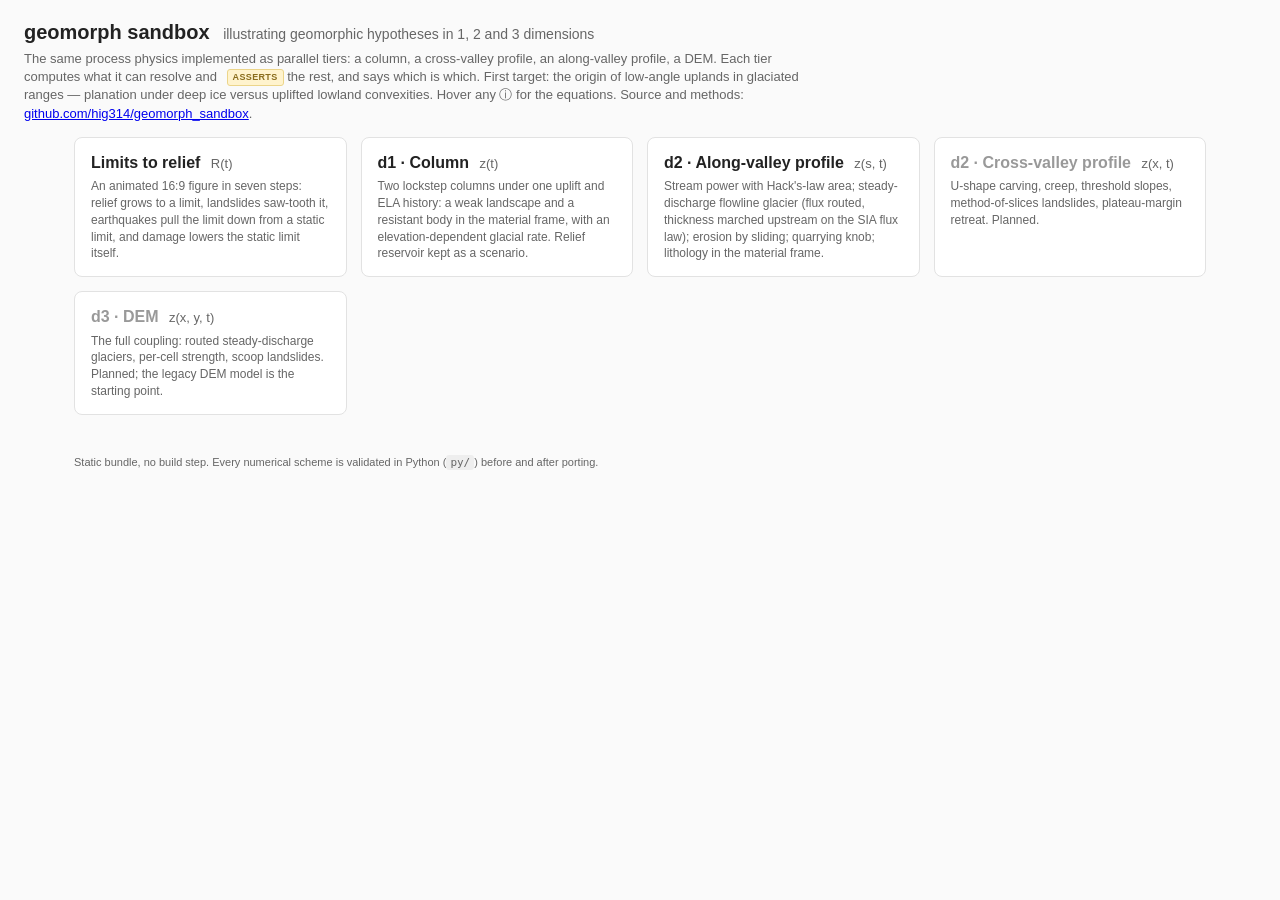
<file: index.html>
<!DOCTYPE html>
<html lang="en">
<head>
  <meta charset="utf-8" />
  <meta name="viewport" content="width=device-width, initial-scale=1" />
  <title>geomorph sandbox</title>
  <link rel="stylesheet" href="ui/styles.css" />
  <style>
    .tiers-list { max-width: 1180px; margin: 0 auto; padding: 8px 24px 40px; display: grid; gap: 14px; grid-template-columns: repeat(auto-fit, minmax(260px, 1fr)); }
    .tier-card { background: var(--panel-bg); border: 1px solid var(--line); border-radius: 8px; padding: 14px 16px; text-decoration: none; color: var(--ink); }
    .tier-card:hover { border-color: var(--accent); }
    .tier-card.todo { color: #999; pointer-events: none; }
    .tier-card h2 { margin: 0 0 4px; font-size: 16px; }
    .tier-card .coord { color: var(--muted); font-weight: 400; font-size: 13px; margin-left: 6px; }
    .tier-card p { margin: 0; font-size: 12px; color: var(--muted); }
  </style>
</head>
<body>
  <header>
    <h1>geomorph sandbox <span class="tier">illustrating geomorphic hypotheses in 1, 2 and 3 dimensions</span></h1>
    <p>
      The same process physics implemented as parallel tiers: a column, a cross-valley profile,
      an along-valley profile, a DEM. Each tier computes what it can resolve and
      <span class="badge asserted">asserts</span> the rest, and says which is which. First target:
      the origin of low-angle uplands in glaciated ranges — planation under deep ice versus
      uplifted lowland convexities. Hover any ⓘ for the equations.
      Source and methods: <a href="https://github.com/hig314/geomorph_sandbox">github.com/hig314/geomorph_sandbox</a>.
    </p>
  </header>
  <div class="tiers-list">
    <a class="tier-card" href="relief_limit/index.html">
      <h2>Limits to relief <span class="coord">R(t)</span></h2>
      <p>An animated 16:9 figure in seven steps: relief grows to a limit, landslides saw-tooth it, earthquakes pull the limit down from a static limit, and damage lowers the static limit itself.</p>
    </a>
    <a class="tier-card" href="d1/index.html">
      <h2>d1 · Column <span class="coord">z(t)</span></h2>
      <p>Two lockstep columns under one uplift and ELA history: a weak landscape and a resistant body in the material frame, with an elevation-dependent glacial rate. Relief reservoir kept as a scenario.</p>
    </a>
    <a class="tier-card" href="d2_along/index.html">
      <h2>d2 · Along-valley profile <span class="coord">z(s, t)</span></h2>
      <p>Stream power with Hack's-law area; steady-discharge flowline glacier (flux routed, thickness marched upstream on the SIA flux law); erosion by sliding; quarrying knob; lithology in the material frame.</p>
    </a>
    <a class="tier-card todo" href="d2_across/index.html">
      <h2>d2 · Cross-valley profile <span class="coord">z(x, t)</span></h2>
      <p>U-shape carving, creep, threshold slopes, method-of-slices landslides, plateau-margin retreat. Planned.</p>
    </a>
    <a class="tier-card todo" href="d3/index.html">
      <h2>d3 · DEM <span class="coord">z(x, y, t)</span></h2>
      <p>The full coupling: routed steady-discharge glaciers, per-cell strength, scoop landslides. Planned; the legacy DEM model is the starting point.</p>
    </a>
  </div>
  <footer>Static bundle, no build step. Every numerical scheme is validated in Python (<code>py/</code>) before and after porting.</footer>
</body>
</html>
</file>
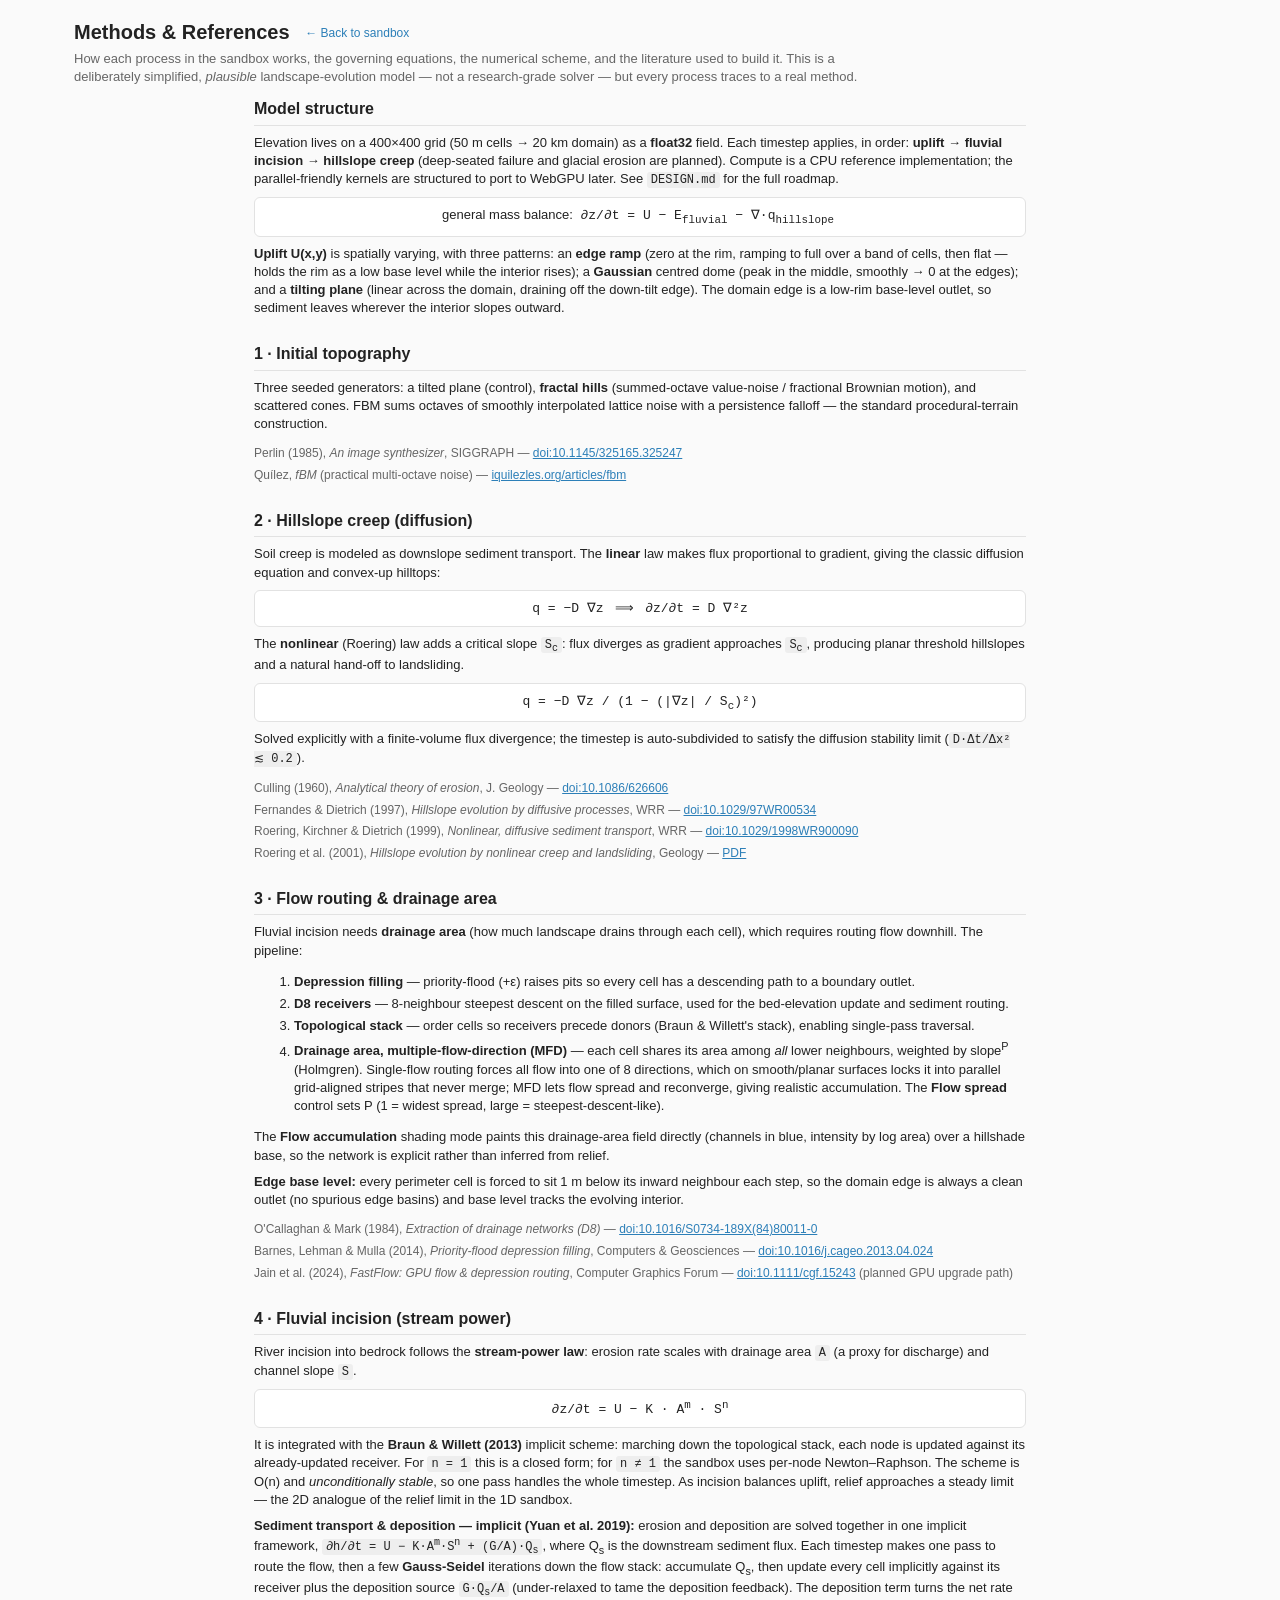
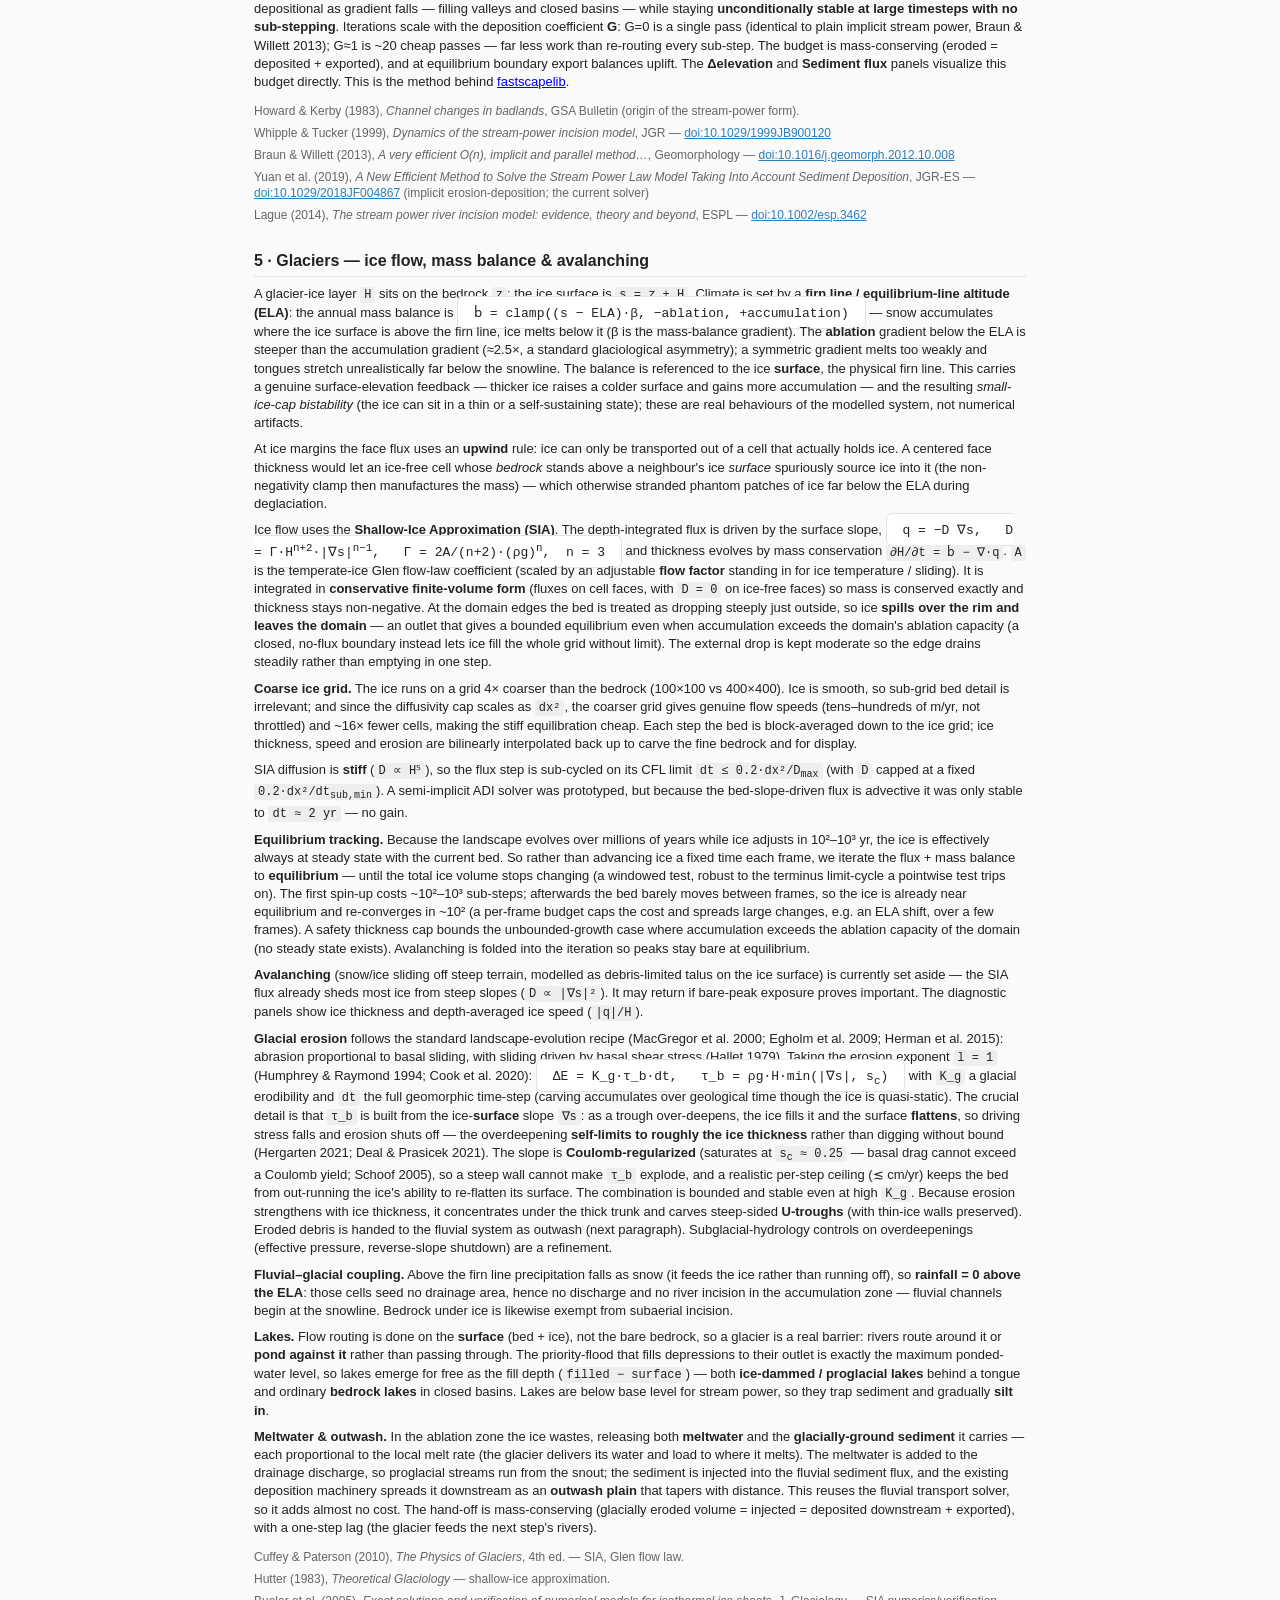
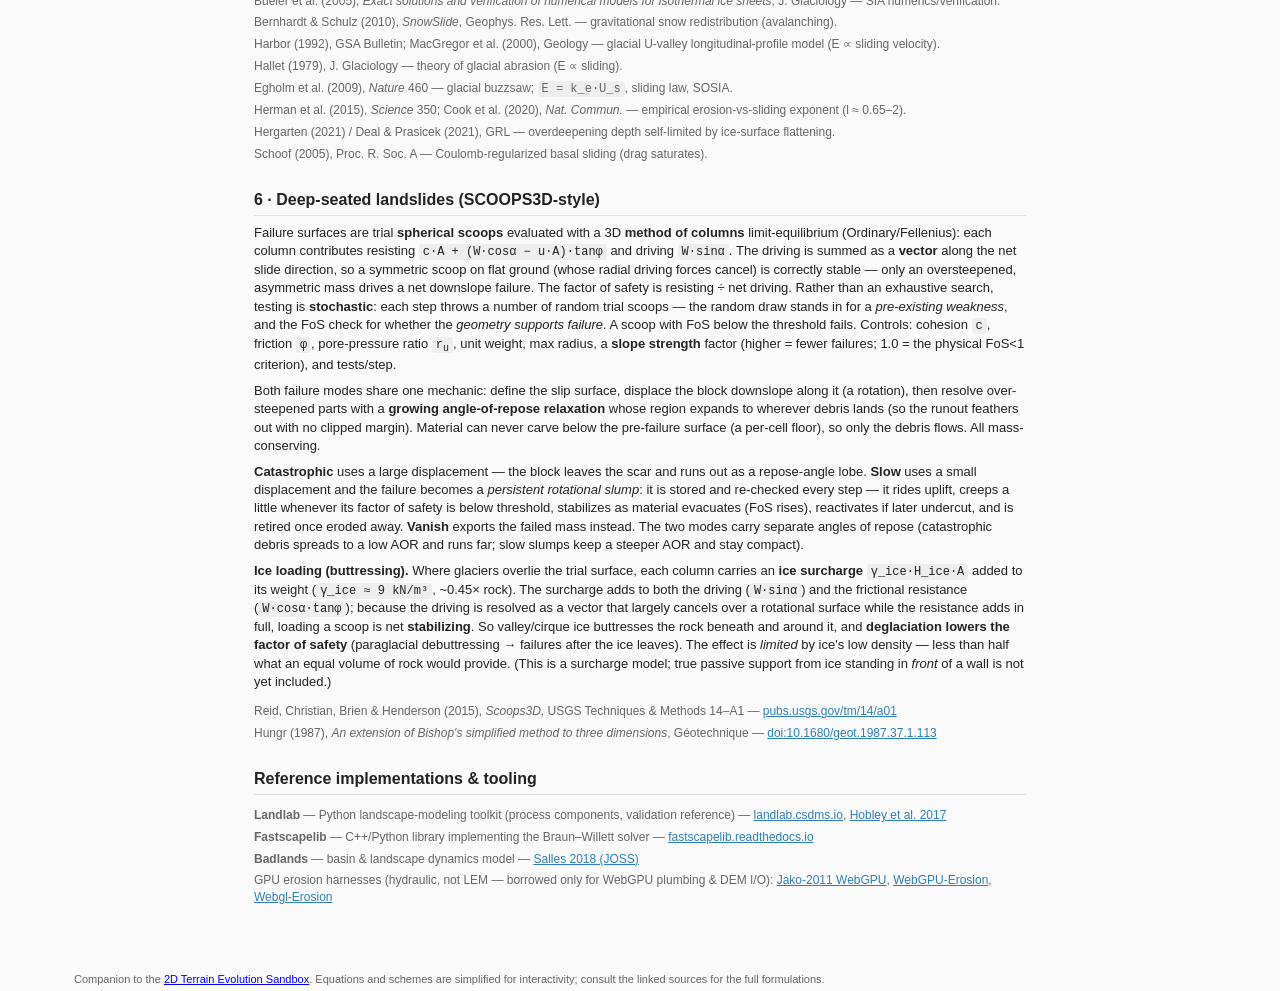
<file: legacy/terrain_sandbox/methods.html>
<!DOCTYPE html>
<html lang="en">
<head>
  <meta charset="utf-8" />
  <meta name="viewport" content="width=device-width, initial-scale=1" />
  <title>Methods &amp; References — 2D Terrain Evolution Sandbox</title>
  <link rel="stylesheet" href="styles.css" />
</head>
<body>
  <header>
    <h1>Methods &amp; References <a class="navlink" href="index.html">← Back to sandbox</a></h1>
    <p>
      How each process in the sandbox works, the governing equations, the
      numerical scheme, and the literature used to build it. This is a
      deliberately simplified, <i>plausible</i> landscape-evolution model — not a
      research-grade solver — but every process traces to a real method.
    </p>
  </header>

  <main class="methods">
    <section>
      <h2>Model structure</h2>
      <p>
        Elevation lives on a 400×400 grid (50 m cells → 20 km domain) as a
        <b>float32</b> field. Each timestep applies, in order:
        <b>uplift → fluvial incision → hillslope creep</b> (deep-seated failure
        and glacial erosion are planned). Compute is a CPU reference
        implementation; the parallel-friendly kernels are structured to port to
        WebGPU later. See <code>DESIGN.md</code> for the full roadmap.
      </p>
      <p class="eq">general mass balance: <code>∂z/∂t = U − E<sub>fluvial</sub> − ∇·q<sub>hillslope</sub></code></p>
      <p>
        <b>Uplift U(x,y)</b> is spatially varying, with three patterns: an
        <b>edge ramp</b> (zero at the rim, ramping to full over a band of cells,
        then flat — holds the rim as a low base level while the interior rises);
        a <b>Gaussian</b> centred dome (peak in the middle, smoothly → 0 at the
        edges); and a <b>tilting plane</b> (linear across the domain, draining off
        the down-tilt edge). The domain edge is a low-rim base-level outlet, so
        sediment leaves wherever the interior slopes outward.
      </p>
    </section>

    <section>
      <h2>1 · Initial topography</h2>
      <p>
        Three seeded generators: a tilted plane (control), <b>fractal hills</b>
        (summed-octave value-noise / fractional Brownian motion), and scattered
        cones. FBM sums octaves of smoothly interpolated lattice noise with a
        persistence falloff — the standard procedural-terrain construction.
      </p>
      <ul class="refs">
        <li>Perlin (1985), <i>An image synthesizer</i>, SIGGRAPH —
          <a href="https://doi.org/10.1145/325165.325247">doi:10.1145/325165.325247</a></li>
        <li>Quílez, <i>fBM</i> (practical multi-octave noise) —
          <a href="https://iquilezles.org/articles/fbm/">iquilezles.org/articles/fbm</a></li>
      </ul>
    </section>

    <section>
      <h2>2 · Hillslope creep (diffusion)</h2>
      <p>
        Soil creep is modeled as downslope sediment transport. The
        <b>linear</b> law makes flux proportional to gradient, giving the classic
        diffusion equation and convex-up hilltops:
      </p>
      <p class="eq"><code>q = −D ∇z</code> &nbsp;⟹&nbsp; <code>∂z/∂t = D ∇²z</code></p>
      <p>
        The <b>nonlinear</b> (Roering) law adds a critical slope <code>S<sub>c</sub></code>:
        flux diverges as gradient approaches <code>S<sub>c</sub></code>, producing
        planar threshold hillslopes and a natural hand-off to landsliding.
      </p>
      <p class="eq"><code>q = −D ∇z / (1 − (|∇z| / S<sub>c</sub>)²)</code></p>
      <p>
        Solved explicitly with a finite-volume flux divergence; the timestep is
        auto-subdivided to satisfy the diffusion stability limit
        (<code>D·Δt/Δx² ≲ 0.2</code>).
      </p>
      <ul class="refs">
        <li>Culling (1960), <i>Analytical theory of erosion</i>, J. Geology —
          <a href="https://doi.org/10.1086/626606">doi:10.1086/626606</a></li>
        <li>Fernandes &amp; Dietrich (1997), <i>Hillslope evolution by diffusive processes</i>, WRR —
          <a href="https://doi.org/10.1029/97WR00534">doi:10.1029/97WR00534</a></li>
        <li>Roering, Kirchner &amp; Dietrich (1999), <i>Nonlinear, diffusive sediment transport</i>, WRR —
          <a href="https://doi.org/10.1029/1998WR900090">doi:10.1029/1998WR900090</a></li>
        <li>Roering et al. (2001), <i>Hillslope evolution by nonlinear creep and landsliding</i>, Geology —
          <a href="https://www.sfu.ca/~jvenditt/geog213/readings/Roering_2001Geology_hillslope_evolution.pdf">PDF</a></li>
      </ul>
    </section>

    <section>
      <h2>3 · Flow routing &amp; drainage area</h2>
      <p>
        Fluvial incision needs <b>drainage area</b> (how much landscape drains
        through each cell), which requires routing flow downhill. The pipeline:
      </p>
      <ol>
        <li><b>Depression filling</b> — priority-flood (+ε) raises pits so every
          cell has a descending path to a boundary outlet.</li>
        <li><b>D8 receivers</b> — 8-neighbour steepest descent on the filled
          surface, used for the bed-elevation update and sediment routing.</li>
        <li><b>Topological stack</b> — order cells so receivers precede donors
          (Braun &amp; Willett's stack), enabling single-pass traversal.</li>
        <li><b>Drainage area, multiple-flow-direction (MFD)</b> — each cell shares
          its area among <i>all</i> lower neighbours, weighted by slope<sup>P</sup>
          (Holmgren). Single-flow routing forces all flow into one of 8 directions,
          which on smooth/planar surfaces locks it into parallel grid-aligned
          stripes that never merge; MFD lets flow spread and reconverge, giving
          realistic accumulation. The <b>Flow spread</b> control sets P (1 = widest
          spread, large = steepest-descent-like).</li>
      </ol>
      <p>
        The <b>Flow accumulation</b> shading mode paints this drainage-area field
        directly (channels in blue, intensity by log area) over a hillshade base,
        so the network is explicit rather than inferred from relief.
      </p>
      <p>
        <b>Edge base level:</b> every perimeter cell is forced to sit 1 m below
        its inward neighbour each step, so the domain edge is always a clean
        outlet (no spurious edge basins) and base level tracks the evolving
        interior.
      </p>
      <ul class="refs">
        <li>O'Callaghan &amp; Mark (1984), <i>Extraction of drainage networks (D8)</i> —
          <a href="https://doi.org/10.1016/S0734-189X(84)80011-0">doi:10.1016/S0734-189X(84)80011-0</a></li>
        <li>Barnes, Lehman &amp; Mulla (2014), <i>Priority-flood depression filling</i>, Computers &amp; Geosciences —
          <a href="https://doi.org/10.1016/j.cageo.2013.04.024">doi:10.1016/j.cageo.2013.04.024</a></li>
        <li>Jain et al. (2024), <i>FastFlow: GPU flow &amp; depression routing</i>, Computer Graphics Forum —
          <a href="https://doi.org/10.1111/cgf.15243">doi:10.1111/cgf.15243</a> (planned GPU upgrade path)</li>
      </ul>
    </section>

    <section>
      <h2>4 · Fluvial incision (stream power)</h2>
      <p>
        River incision into bedrock follows the <b>stream-power law</b>: erosion
        rate scales with drainage area <code>A</code> (a proxy for discharge) and
        channel slope <code>S</code>.
      </p>
      <p class="eq"><code>∂z/∂t = U − K · A<sup>m</sup> · S<sup>n</sup></code></p>
      <p>
        It is integrated with the <b>Braun &amp; Willett (2013)</b> implicit scheme:
        marching down the topological stack, each node is updated against its
        already-updated receiver. For <code>n = 1</code> this is a closed form;
        for <code>n ≠ 1</code> the sandbox uses per-node Newton–Raphson. The
        scheme is O(n) and <i>unconditionally stable</i>, so one pass handles the
        whole timestep. As incision balances uplift, relief approaches a steady
        limit — the 2D analogue of the relief limit in the 1D sandbox.
      </p>
      <p>
        <b>Sediment transport &amp; deposition — implicit (Yuan et al. 2019):</b>
        erosion and deposition are solved together in one implicit framework,
        <code>∂h/∂t = U − K·A<sup>m</sup>·S<sup>n</sup> + (G/A)·Q<sub>s</sub></code>,
        where Q<sub>s</sub> is the downstream sediment flux. Each timestep makes one
        pass to route the flow, then a few <b>Gauss-Seidel</b> iterations down the
        flow stack: accumulate Q<sub>s</sub>, then update every cell implicitly
        against its receiver plus the deposition source <code>G·Q<sub>s</sub>/A</code>
        (under-relaxed to tame the deposition feedback). The deposition term turns
        the net rate depositional as gradient falls — filling valleys and closed
        basins — while staying <b>unconditionally stable at large timesteps with no
        sub-stepping</b>. Iterations scale with the deposition coefficient
        <b>G</b>: G=0 is a single pass (identical to plain implicit stream power,
        Braun &amp; Willett 2013); G≈1 is ~20 cheap passes — far less work than
        re-routing every sub-step. The budget is mass-conserving (eroded =
        deposited + exported), and at equilibrium boundary export balances uplift.
        The <b>Δelevation</b> and <b>Sediment flux</b> panels visualize this budget
        directly. This is the method behind <a href="https://fastscape.org/">fastscapelib</a>.
      </p>
      <ul class="refs">
        <li>Howard &amp; Kerby (1983), <i>Channel changes in badlands</i>, GSA Bulletin (origin of the stream-power form).</li>
        <li>Whipple &amp; Tucker (1999), <i>Dynamics of the stream-power incision model</i>, JGR —
          <a href="https://doi.org/10.1029/1999JB900120">doi:10.1029/1999JB900120</a></li>
        <li>Braun &amp; Willett (2013), <i>A very efficient O(n), implicit and parallel method…</i>, Geomorphology —
          <a href="https://doi.org/10.1016/j.geomorph.2012.10.008">doi:10.1016/j.geomorph.2012.10.008</a></li>
        <li>Yuan et al. (2019), <i>A New Efficient Method to Solve the Stream Power Law Model Taking Into Account Sediment Deposition</i>, JGR-ES —
          <a href="https://doi.org/10.1029/2018JF004867">doi:10.1029/2018JF004867</a> (implicit erosion-deposition; the current solver)</li>
        <li>Lague (2014), <i>The stream power river incision model: evidence, theory and beyond</i>, ESPL —
          <a href="https://doi.org/10.1002/esp.3462">doi:10.1002/esp.3462</a></li>
      </ul>
    </section>

    <section>
      <h2>5 · Glaciers — ice flow, mass balance &amp; avalanching</h2>
      <p>
        A glacier-ice layer <code>H</code> sits on the bedrock <code>z</code>; the ice
        surface is <code>s = z + H</code>. Climate is set by a <b>firn line /
        equilibrium-line altitude (ELA)</b>: the annual mass balance is
        <span class="eq"><code>ḃ = clamp((s − ELA)·β, −ablation, +accumulation)</code></span>
        — snow accumulates where the ice surface is above the firn line, ice melts
        below it (β is the mass-balance gradient). The <b>ablation</b> gradient below
        the ELA is steeper than the accumulation gradient (≈2.5×, a standard
        glaciological asymmetry); a symmetric gradient melts too weakly and tongues
        stretch unrealistically far below the snowline. The balance is referenced to
        the ice <b>surface</b>, the physical firn line. This carries a genuine
        surface-elevation feedback — thicker ice raises a colder surface and gains
        more accumulation — and the resulting <i>small-ice-cap bistability</i> (the
        ice can sit in a thin or a self-sustaining state); these are real behaviours
        of the modelled system, not numerical artifacts.
      </p>
      <p>
        At ice margins the face flux uses an <b>upwind</b> rule: ice can only be
        transported out of a cell that actually holds ice. A centered face thickness
        would let an ice-free cell whose <i>bedrock</i> stands above a neighbour's ice
        <i>surface</i> spuriously source ice into it (the non-negativity clamp then
        manufactures the mass) — which otherwise stranded phantom patches of ice far
        below the ELA during deglaciation.
      </p>
      <p>
        Ice flow uses the <b>Shallow-Ice Approximation (SIA)</b>. The
        depth-integrated flux is driven by the surface slope,
        <span class="eq"><code>q = −D ∇s,&nbsp;&nbsp; D = Γ·H<sup>n+2</sup>·|∇s|<sup>n−1</sup>,&nbsp;&nbsp; Γ = 2A/(n+2)·(ρg)<sup>n</sup>,&nbsp; n = 3</code></span>
        and thickness evolves by mass conservation
        <code>∂H/∂t = ḃ − ∇·q</code>. <code>A</code> is the temperate-ice Glen
        flow-law coefficient (scaled by an adjustable <b>flow factor</b> standing in
        for ice temperature / sliding). It is integrated in <b>conservative
        finite-volume form</b> (fluxes on cell faces, with <code>D = 0</code> on
        ice-free faces) so mass is conserved exactly and thickness stays
        non-negative. At the domain edges the bed is treated as dropping steeply
        just outside, so ice <b>spills over the rim and leaves the domain</b> — an
        outlet that gives a bounded equilibrium even when accumulation exceeds the
        domain's ablation capacity (a closed, no-flux boundary instead lets ice fill
        the whole grid without limit). The external drop is kept moderate so the
        edge drains steadily rather than emptying in one step.
      </p>
      <p>
        <b>Coarse ice grid.</b> The ice runs on a grid 4× coarser than the bedrock
        (100×100 vs 400×400). Ice is smooth, so sub-grid bed detail is irrelevant;
        and since the diffusivity cap scales as <code>dx²</code>, the coarser grid
        gives genuine flow speeds (tens–hundreds of m/yr, not throttled) and ~16×
        fewer cells, making the stiff equilibration cheap. Each step the bed is
        block-averaged down to the ice grid; ice thickness, speed and erosion are
        bilinearly interpolated back up to carve the fine bedrock and for display.
      </p>
      <p>
        SIA diffusion is <b>stiff</b> (<code>D ∝ H⁵</code>), so the flux step is
        sub-cycled on its CFL limit <code>dt ≤ 0.2·dx²/D<sub>max</sub></code> (with
        <code>D</code> capped at a fixed <code>0.2·dx²/dt<sub>sub,min</sub></code>).
        A semi-implicit ADI solver was prototyped, but because the bed-slope-driven
        flux is advective it was only stable to <code>dt ≈ 2&nbsp;yr</code> — no gain.
      </p>
      <p>
        <b>Equilibrium tracking.</b> Because the landscape evolves over millions of
        years while ice adjusts in 10²–10³ yr, the ice is effectively always at
        steady state with the current bed. So rather than advancing ice a fixed time
        each frame, we iterate the flux + mass balance to <b>equilibrium</b> — until
        the total ice volume stops changing (a windowed test, robust to the
        terminus limit-cycle a pointwise test trips on). The first spin-up costs
        ~10²–10³ sub-steps; afterwards the bed barely moves between frames, so the
        ice is already near equilibrium and re-converges in ~10² (a per-frame budget
        caps the cost and spreads large changes, e.g. an ELA shift, over a few
        frames). A safety thickness cap bounds the unbounded-growth case where
        accumulation exceeds the ablation capacity of the domain (no steady state
        exists). Avalanching is folded into the iteration so peaks stay bare at
        equilibrium.
      </p>
      <p>
        <b>Avalanching</b> (snow/ice sliding off steep terrain, modelled as
        debris-limited talus on the ice surface) is currently set aside — the SIA
        flux already sheds most ice from steep slopes (<code>D ∝ |∇s|²</code>). It
        may return if bare-peak exposure proves important. The diagnostic panels
        show ice thickness and depth-averaged ice speed (<code>|q|/H</code>).
      </p>
      <p>
        <b>Glacial erosion</b> follows the standard landscape-evolution recipe
        (MacGregor et al. 2000; Egholm et al. 2009; Herman et al. 2015): abrasion
        proportional to basal sliding, with sliding driven by basal shear stress
        (Hallet 1979). Taking the erosion exponent <code>l = 1</code> (Humphrey &amp;
        Raymond 1994; Cook et al. 2020):
        <span class="eq"><code>ΔE = K_g·τ_b·dt,&nbsp;&nbsp; τ_b = ρg·H·min(|∇s|, s<sub>c</sub>)</code></span>
        with <code>K_g</code> a glacial erodibility and <code>dt</code> the full
        geomorphic time-step (carving accumulates over geological time though the ice
        is quasi-static). The crucial detail is that <code>τ_b</code> is built from the
        ice-<b>surface</b> slope <code>∇s</code>: as a trough over-deepens, the ice
        fills it and the surface <b>flattens</b>, so driving stress falls and erosion
        shuts off — the overdeepening <b>self-limits to roughly the ice thickness</b>
        rather than digging without bound (Hergarten 2021; Deal &amp; Prasicek 2021).
        The slope is <b>Coulomb-regularized</b> (saturates at <code>s<sub>c</sub> ≈
        0.25</code> — basal drag cannot exceed a Coulomb yield; Schoof 2005), so a
        steep wall cannot make <code>τ_b</code> explode, and a realistic per-step
        ceiling (≲ cm/yr) keeps the bed from out-running the ice's ability to
        re-flatten its surface. The combination is bounded and stable even at high
        <code>K_g</code>. Because erosion strengthens with ice thickness, it
        concentrates under the thick trunk and carves steep-sided <b>U-troughs</b>
        (with thin-ice walls preserved). Eroded debris is handed to the fluvial
        system as outwash (next paragraph). Subglacial-hydrology controls on
        overdeepenings (effective pressure, reverse-slope shutdown) are a refinement.
      </p>
      <p>
        <b>Fluvial–glacial coupling.</b> Above the firn line precipitation falls as
        snow (it feeds the ice rather than running off), so <b>rainfall = 0 above the
        ELA</b>: those cells seed no drainage area, hence no discharge and no river
        incision in the accumulation zone — fluvial channels begin at the snowline.
        Bedrock under ice is likewise exempt from subaerial incision.
      </p>
      <p>
        <b>Lakes.</b> Flow routing is done on the <b>surface</b> (bed + ice), not the
        bare bedrock, so a glacier is a real barrier: rivers route around it or
        <b>pond against it</b> rather than passing through. The priority-flood that
        fills depressions to their outlet is exactly the maximum ponded-water level,
        so lakes emerge for free as the fill depth (<code>filled − surface</code>) —
        both <b>ice-dammed / proglacial lakes</b> behind a tongue and ordinary
        <b>bedrock lakes</b> in closed basins. Lakes are below base level for stream
        power, so they trap sediment and gradually <b>silt in</b>.
      </p>
      <p>
        <b>Meltwater &amp; outwash.</b> In the ablation zone the ice wastes, releasing
        both <b>meltwater</b> and the <b>glacially-ground sediment</b> it carries —
        each proportional to the local melt rate (the glacier delivers its water and
        load to where it melts). The meltwater is added to the drainage discharge, so
        proglacial streams run from the snout; the sediment is injected into the
        fluvial sediment flux, and the existing deposition machinery spreads it
        downstream as an <b>outwash plain</b> that tapers with distance. This reuses
        the fluvial transport solver, so it adds almost no cost. The hand-off is
        mass-conserving (glacially eroded volume = injected = deposited downstream +
        exported), with a one-step lag (the glacier feeds the next step's rivers).
      </p>
      <ul class="refs">
        <li>Cuffey &amp; Paterson (2010), <i>The Physics of Glaciers</i>, 4th ed. — SIA, Glen flow law.</li>
        <li>Hutter (1983), <i>Theoretical Glaciology</i> — shallow-ice approximation.</li>
        <li>Bueler et al. (2005), <i>Exact solutions and verification of numerical models for isothermal ice sheets</i>, J. Glaciology — SIA numerics/verification.</li>
        <li>Bernhardt &amp; Schulz (2010), <i>SnowSlide</i>, Geophys. Res. Lett. — gravitational snow redistribution (avalanching).</li>
        <li>Harbor (1992), GSA Bulletin; MacGregor et al. (2000), Geology — glacial U-valley longitudinal-profile model (E ∝ sliding velocity).</li>
        <li>Hallet (1979), J. Glaciology — theory of glacial abrasion (E ∝ sliding).</li>
        <li>Egholm et al. (2009), <i>Nature</i> 460 — glacial buzzsaw; <code>E = k_e·U_s</code>, sliding law, SOSIA.</li>
        <li>Herman et al. (2015), <i>Science</i> 350; Cook et al. (2020), <i>Nat. Commun.</i> — empirical erosion-vs-sliding exponent (l ≈ 0.65–2).</li>
        <li>Hergarten (2021) / Deal &amp; Prasicek (2021), GRL — overdeepening depth self-limited by ice-surface flattening.</li>
        <li>Schoof (2005), Proc. R. Soc. A — Coulomb-regularized basal sliding (drag saturates).</li>
      </ul>
    </section>

    <section>
      <h2>6 · Deep-seated landslides (SCOOPS3D-style)</h2>
      <p>
        Failure surfaces are trial <b>spherical scoops</b> evaluated with a 3D
        <b>method of columns</b> limit-equilibrium (Ordinary/Fellenius): each
        column contributes resisting <code>c·A + (W·cosα − u·A)·tanφ</code> and
        driving <code>W·sinα</code>. The driving is summed as a <b>vector</b> along
        the net slide direction, so a symmetric scoop on flat ground (whose radial
        driving forces cancel) is correctly stable — only an oversteepened,
        asymmetric mass drives a net downslope failure. The factor of safety is
        resisting ÷ net driving.
        Rather than an exhaustive search, testing is <b>stochastic</b>: each step
        throws a number of random trial scoops — the random draw stands in for a
        <i>pre-existing weakness</i>, and the FoS check for whether the
        <i>geometry supports failure</i>. A scoop with FoS below the threshold
        fails. Controls: cohesion <code>c</code>, friction <code>φ</code>,
        pore-pressure ratio <code>r<sub>u</sub></code>, unit weight, max radius,
        a <b>slope strength</b> factor (higher = fewer failures; 1.0 = the physical
        FoS&lt;1 criterion), and tests/step.
      </p>
      <p>
        Both failure modes share one mechanic: define the slip surface, displace
        the block downslope along it (a rotation), then resolve over-steepened
        parts with a <b>growing angle-of-repose relaxation</b> whose region expands
        to wherever debris lands (so the runout feathers out with no clipped
        margin). Material can never carve below the pre-failure surface (a per-cell
        floor), so only the debris flows. All mass-conserving.
      </p>
      <p>
        <b>Catastrophic</b> uses a large displacement — the block leaves the scar
        and runs out as a repose-angle lobe. <b>Slow</b> uses a small displacement
        and the failure becomes a <i>persistent rotational slump</i>: it is stored
        and re-checked every step — it rides uplift, creeps a little whenever its
        factor of safety is below threshold, stabilizes as material evacuates (FoS
        rises), reactivates if later undercut, and is retired once eroded away.
        <b>Vanish</b> exports the failed mass instead. The two modes carry separate
        angles of repose (catastrophic debris spreads to a low AOR and runs far; slow
        slumps keep a steeper AOR and stay compact).
      </p>
      <p>
        <b>Ice loading (buttressing).</b> Where glaciers overlie the trial surface,
        each column carries an <b>ice surcharge</b> <code>γ_ice·H_ice·A</code> added
        to its weight (<code>γ_ice ≈ 9 kN/m³</code>, ~0.45× rock). The surcharge adds
        to both the driving (<code>W·sinα</code>) and the frictional resistance
        (<code>W·cosα·tanφ</code>); because the driving is resolved as a vector that
        largely cancels over a rotational surface while the resistance adds in full,
        loading a scoop is net <b>stabilizing</b>. So valley/cirque ice buttresses the
        rock beneath and around it, and <b>deglaciation lowers the factor of safety</b>
        (paraglacial debuttressing → failures after the ice leaves). The effect is
        <i>limited</i> by ice's low density — less than half what an equal volume of
        rock would provide. (This is a surcharge model; true passive support from ice
        standing in <i>front</i> of a wall is not yet included.)
      </p>
      <ul class="refs">
        <li>Reid, Christian, Brien &amp; Henderson (2015), <i>Scoops3D</i>, USGS Techniques &amp; Methods 14–A1 —
          <a href="https://pubs.usgs.gov/tm/14/a01/">pubs.usgs.gov/tm/14/a01</a></li>
        <li>Hungr (1987), <i>An extension of Bishop's simplified method to three dimensions</i>, Géotechnique —
          <a href="https://doi.org/10.1680/geot.1987.37.1.113">doi:10.1680/geot.1987.37.1.113</a></li>
      </ul>
    </section>

    <section>
      <h2>Reference implementations &amp; tooling</h2>
      <ul class="refs">
        <li><b>Landlab</b> — Python landscape-modeling toolkit (process components, validation reference) —
          <a href="https://landlab.csdms.io/">landlab.csdms.io</a>,
          <a href="https://doi.org/10.5194/esurf-5-21-2017">Hobley et al. 2017</a></li>
        <li><b>Fastscapelib</b> — C++/Python library implementing the Braun–Willett solver —
          <a href="https://fastscapelib.readthedocs.io/">fastscapelib.readthedocs.io</a></li>
        <li><b>Badlands</b> — basin &amp; landscape dynamics model —
          <a href="https://doi.org/10.21105/joss.00603">Salles 2018 (JOSS)</a></li>
        <li>GPU erosion harnesses (hydraulic, not LEM — borrowed only for WebGPU plumbing &amp; DEM I/O):
          <a href="https://github.com/joshbrew/webgpu_hydraulic_thermal_erosion_Jako2011">Jako-2011 WebGPU</a>,
          <a href="https://github.com/GPU-Gang/WebGPU-Erosion-Simulation">WebGPU-Erosion</a>,
          <a href="https://github.com/LanLou123/Webgl-Erosion">Webgl-Erosion</a></li>
      </ul>
    </section>
  </main>

  <footer>
    Companion to the <a href="index.html">2D Terrain Evolution Sandbox</a>.
    Equations and schemes are simplified for interactivity; consult the linked
    sources for the full formulations.
  </footer>
</body>
</html>
</file>
<file: ui/styles.css>
/* ui/styles.css — shared look for every tier (from legacy/uplift_sandbox/styles.css). */
:root {
  --bg: #fafafa;
  --panel-bg: #ffffff;
  --ink: #222;
  --muted: #666;
  --line: #e2e2e2;
  --accent: #2c7fb8;
}
* { box-sizing: border-box; }
body {
  margin: 0;
  font-family: -apple-system, BlinkMacSystemFont, "Segoe UI", Roboto, Helvetica, Arial, sans-serif;
  color: var(--ink);
  background: var(--bg);
  line-height: 1.4;
}
header { padding: 18px 24px 6px; max-width: 1180px; margin: 0 auto; }
header h1 { margin: 0 0 4px; font-size: 20px; }
header h1 .tier { color: var(--muted); font-weight: 400; font-size: 14px; margin-left: 8px; }
header p { margin: 0; color: var(--muted); font-size: 13px; max-width: 800px; }
nav.tiers { font-size: 12px; color: var(--muted); margin: 6px 0 0; }
nav.tiers a { color: var(--accent); text-decoration: none; margin-right: 10px; }
nav.tiers a.current { font-weight: 600; color: var(--ink); }
nav.tiers a.todo { color: #aaa; pointer-events: none; }

.layout {
  display: flex; gap: 24px; align-items: flex-start;
  padding: 12px 24px 40px; max-width: 1600px; margin: 0 auto; flex-wrap: wrap;
}
header { max-width: 1600px; }
.chart-row { display: flex; gap: 6px; align-items: flex-start; }
.chart-row > .main { flex: 2 1 0; min-width: 0; }
.chart-row > .side { flex: 1 1 0; min-width: 0; border-left: 1px dashed var(--line); }
#charts {
  background: var(--panel-bg); border: 1px solid var(--line); border-radius: 8px;
  padding: 8px 8px 4px; flex: 1 1 900px;
  position: sticky; top: 12px; align-self: flex-start; /* stays in view while the sidebar scrolls */
}
.panel { display: block; width: 100%; height: auto; }
.panel + .panel { border-top: 1px dashed var(--line); }

/* Controls */
#sidebar { flex: 0 1 280px; min-width: 240px; }
#controls {
  background: var(--panel-bg); border: 1px solid var(--line); border-radius: 8px; padding: 10px 14px;
}
#controls fieldset { border: 1px solid var(--line); border-radius: 6px; padding: 8px 10px 2px; margin: 0 0 10px; }
#controls legend { font-size: 11px; color: var(--muted); padding: 0 4px; text-transform: uppercase; letter-spacing: 0.04em; }
.control { margin-bottom: 12px; }
.control label { display: block; font-size: 12px; color: var(--muted); margin-bottom: 4px; }
.control.check label { display: flex; align-items: center; gap: 4px; }
.control .val { color: var(--ink); font-weight: 600; }
.control input[type="range"] { width: 100%; }
.control select {
  width: 100%; padding: 5px; font-size: 13px; border: 1px solid var(--line); border-radius: 5px; background: #fff;
}
.control .note { font-size: 11px; color: #888; margin-top: 2px; }
.badge {
  display: inline-block; font-size: 9px; font-weight: 600; letter-spacing: 0.04em; text-transform: uppercase;
  padding: 1px 5px; border-radius: 3px; margin-left: 6px; vertical-align: middle;
}
.badge.asserted { background: #fff3cd; color: #8a6d1d; border: 1px solid #ecd58a; }

#readout {
  margin-top: 14px; font-size: 12px; color: var(--muted);
  background: var(--panel-bg); border: 1px solid var(--line); border-radius: 8px; padding: 10px 12px;
}
#readout b { color: var(--ink); }
.readout-2 { margin-top: 8px; font-size: 12px; color: var(--muted); background: #f6f3ff; border: 1px solid #d9d0f0; border-radius: 8px; padding: 8px 12px; }
.readout-2 b { color: var(--ink); }
.readout-2 a { color: var(--accent); }

.legend { font-size: 11px; color: var(--muted); margin-top: 12px; }
.legend span { display: inline-flex; align-items: center; margin-right: 12px; }
.legend i { width: 16px; height: 0; border-top: 2px solid currentColor; display: inline-block; margin-right: 4px; }
.legend i.dash { border-top-style: dashed; }

.buttons { display: flex; gap: 8px; margin-bottom: 10px; }
.buttons button {
  flex: 1; padding: 6px 8px; font-size: 13px; border: 1px solid var(--line); border-radius: 6px; background: #fff; cursor: pointer;
}
.buttons button:hover { background: #f0f0f0; }

/* SVG axes */
.axis path, .axis line { stroke: #ccc; }
.axis text { fill: var(--muted); font-size: 10px; }
.axis-label { fill: var(--muted); font-size: 11px; }
.panel-title { font-size: 12px; font-weight: 600; }
.endlabel { font-size: 10px; font-weight: 600; }

footer { max-width: 1180px; margin: 0 auto; padding: 0 24px 30px; font-size: 11px; color: var(--muted); }
footer code { background: #eee; padding: 1px 4px; border-radius: 3px; }

/* Methodology tooltips (ui/tooltip.js) */
.tip-glyph { color: var(--accent); cursor: help; margin-left: 5px; font-size: 12px; vertical-align: middle; }
.panel-title.has-tip { cursor: help; }
.gs-tip {
  position: fixed; z-index: 1000; pointer-events: none;
  background: #fffdf7; color: var(--ink); border: 1px solid #d9d2b8; border-radius: 6px;
  box-shadow: 0 4px 14px rgba(0,0,0,0.12); padding: 10px 12px; font-size: 12px; line-height: 1.45;
}
.gs-tip h4 { margin: 0 0 4px; font-size: 12px; }
.gs-tip .eq {
  display: block; font-family: "Times New Roman", Times, serif; font-size: 14px; margin: 5px 0 5px 8px; white-space: nowrap;
}
.gs-tip .src { color: var(--muted); font-size: 11px; margin-top: 4px; }
.gs-tip .sw { display: inline-block; width: 18px; height: 10px; border-radius: 2px; margin-right: 6px; vertical-align: -1px; }
.gs-tip .sw.line { height: 0; border-top: 2px solid; border-radius: 0; vertical-align: 3px; }
.gs-tip .sw.line.dashed { border-top-style: dashed; }
.gs-tip .tag { display: inline-block; font-size: 9px; font-weight: 600; text-transform: uppercase; letter-spacing: 0.04em;
  padding: 0 4px; border-radius: 3px; margin-right: 4px; }
.gs-tip .tag.asserted { background: #fff3cd; color: #8a6d1d; border: 1px solid #ecd58a; }
.gs-tip .tag.computed { background: #e2f0e6; color: #23643a; border: 1px solid #b9dcc4; }
#readout .has-tip { cursor: help; border-bottom: 1px dotted #aaa; }
</file>
<file: legacy/terrain_sandbox/styles.css>
:root {
  --bg: #fafafa;
  --panel: #fff;
  --ink: #222;
  --muted: #666;
  --line: #e2e2e2;
}
* { box-sizing: border-box; }
body {
  margin: 0;
  font-family: -apple-system, BlinkMacSystemFont, "Segoe UI", Roboto, Helvetica, Arial, sans-serif;
  color: var(--ink);
  background: var(--bg);
  line-height: 1.4;
}
header { padding: 18px 24px 4px; max-width: 1180px; margin: 0 auto; }
header h1 { margin: 0 0 4px; font-size: 20px; }
header p { margin: 0; color: var(--muted); font-size: 13px; max-width: 820px; }

.layout {
  display: flex;
  gap: 24px;
  align-items: flex-start;
  padding: 14px 24px 40px;
  max-width: 1180px;
  margin: 0 auto;
  flex-wrap: wrap;
}

/* Map */
.map-col { flex: 0 0 auto; }
.map-wrap {
  position: relative;
  width: 480px;
  height: 480px;
  border: 1px solid var(--line);
  border-radius: 8px;
  overflow: hidden;
  background: #ddd;
}
.map-wrap canvas {
  position: absolute;
  top: 0; left: 0;
  width: 480px;
  height: 480px;
  image-rendering: pixelated;
}
#readout {
  margin-top: 10px;
  font-size: 12px;
  color: var(--muted);
  background: var(--panel);
  border: 1px solid var(--line);
  border-radius: 8px;
  padding: 8px 12px;
  width: 480px;
}
#readout b { color: var(--ink); }

/* Diagnostic field panels under the map */
.diag-panels { display: flex; gap: 12px; margin-top: 10px; width: 480px; }
.diag { flex: 1; }
.diag-title { font-size: 11px; color: var(--muted); margin-bottom: 3px; }
.diag-key { color: #999; }
.diag canvas {
  width: 100%;
  aspect-ratio: 1 / 1;
  border: 1px solid var(--line);
  border-radius: 6px;
  image-rendering: pixelated;
  background: #fff;
}

/* View controls under the map */
.viewbar { column-count: 1; width: 480px; margin-top: 10px; }
.viewbar fieldset { margin-bottom: 0; }
.viewrow { display: flex; gap: 16px; }
.viewrow label { flex: 1; margin-top: 0; }

/* Sidebar */
.side { flex: 1 1 560px; min-width: 320px; max-width: 620px; }
.controls { column-count: 2; column-gap: 12px; }
@media (max-width: 720px) { .controls { column-count: 1; } }
.controls fieldset {
  border: 1px solid var(--line);
  border-radius: 8px;
  margin: 0 0 12px;
  padding: 8px 12px 12px;
  background: var(--panel);
  break-inside: avoid;
  -webkit-column-break-inside: avoid;
}
.controls legend { font-size: 12px; font-weight: 600; color: var(--muted); padding: 0 4px; }
.controls label {
  display: block;
  font-size: 12px;
  color: var(--muted);
  margin: 8px 0 2px;
}
.controls label.check { margin-top: 10px; }
.controls .val { color: var(--ink); font-weight: 600; }
.controls input[type="range"] { width: 100%; }
.controls input[type="number"], .controls select {
  width: 100%;
  padding: 5px;
  font-size: 13px;
  border: 1px solid var(--line);
  border-radius: 5px;
  background: #fff;
}
.controls button, .buttons button {
  font-size: 13px;
  padding: 6px 10px;
  border: 1px solid var(--line);
  border-radius: 6px;
  background: #fff;
  cursor: pointer;
}
.controls button:hover, .buttons button:hover { background: #f0f0f0; }
#regen { margin-top: 10px; width: 100%; }
.buttons { display: flex; gap: 8px; margin-bottom: 12px; }
.buttons button { flex: 1; }
#playPause { font-weight: 600; }

/* Cross-section */
.xsection-wrap {
  background: var(--panel);
  border: 1px solid var(--line);
  border-radius: 8px;
  padding: 8px 10px;
  margin-bottom: 10px;
}
.xsection-wrap:last-child { margin-bottom: 0; }
.xsection-title { font-size: 12px; font-weight: 600; color: var(--muted); margin-bottom: 4px; }
#xsection { width: 100%; height: auto; display: block; }

/* Long-term history timeline */
.timeline-wrap {
  background: var(--panel);
  border: 1px solid var(--line);
  border-radius: 8px;
  padding: 8px 10px;
  margin-top: 10px;
}
#timeline { width: 100%; height: auto; display: block; }
#timeline-legend { font-weight: 400; }
.axis path, .axis line { stroke: #ccc; }
.axis text { fill: var(--muted); font-size: 10px; }
.axis-label { fill: var(--muted); font-size: 11px; }

footer {
  max-width: 1180px;
  margin: 0 auto;
  padding: 0 24px 30px;
  font-size: 11px;
  color: var(--muted);
}
footer code { background: #eee; padding: 1px 4px; border-radius: 3px; }

/* Nav link in header */
.navlink {
  font-size: 12px;
  font-weight: 400;
  color: #2c7fb8;
  text-decoration: none;
  margin-left: 10px;
  vertical-align: middle;
}
.navlink:hover { text-decoration: underline; }

/* Methods page */
.methods {
  max-width: 820px;
  margin: 0 auto;
  padding: 8px 24px 40px;
}
.methods section { margin-bottom: 26px; }
.methods h2 {
  font-size: 16px;
  margin: 0 0 8px;
  padding-bottom: 4px;
  border-bottom: 1px solid var(--line);
}
.methods p { font-size: 13px; margin: 8px 0; }
.methods .eq {
  background: var(--panel);
  border: 1px solid var(--line);
  border-radius: 6px;
  padding: 8px 12px;
  text-align: center;
}
.methods .eq code { background: none; font-size: 13px; }
.methods code { background: #eee; padding: 1px 4px; border-radius: 3px; font-size: 12px; }
.methods ol { font-size: 13px; }
.methods ol li { margin: 4px 0; }
.refs { list-style: none; padding-left: 0; font-size: 12px; }
.refs li { margin: 5px 0; color: var(--muted); }
.refs a { color: #2c7fb8; }
.planned {
  font-size: 11px;
  font-weight: 400;
  color: #b06000;
  background: #fff3e0;
  border-radius: 4px;
  padding: 1px 6px;
  vertical-align: middle;
}
</file>
